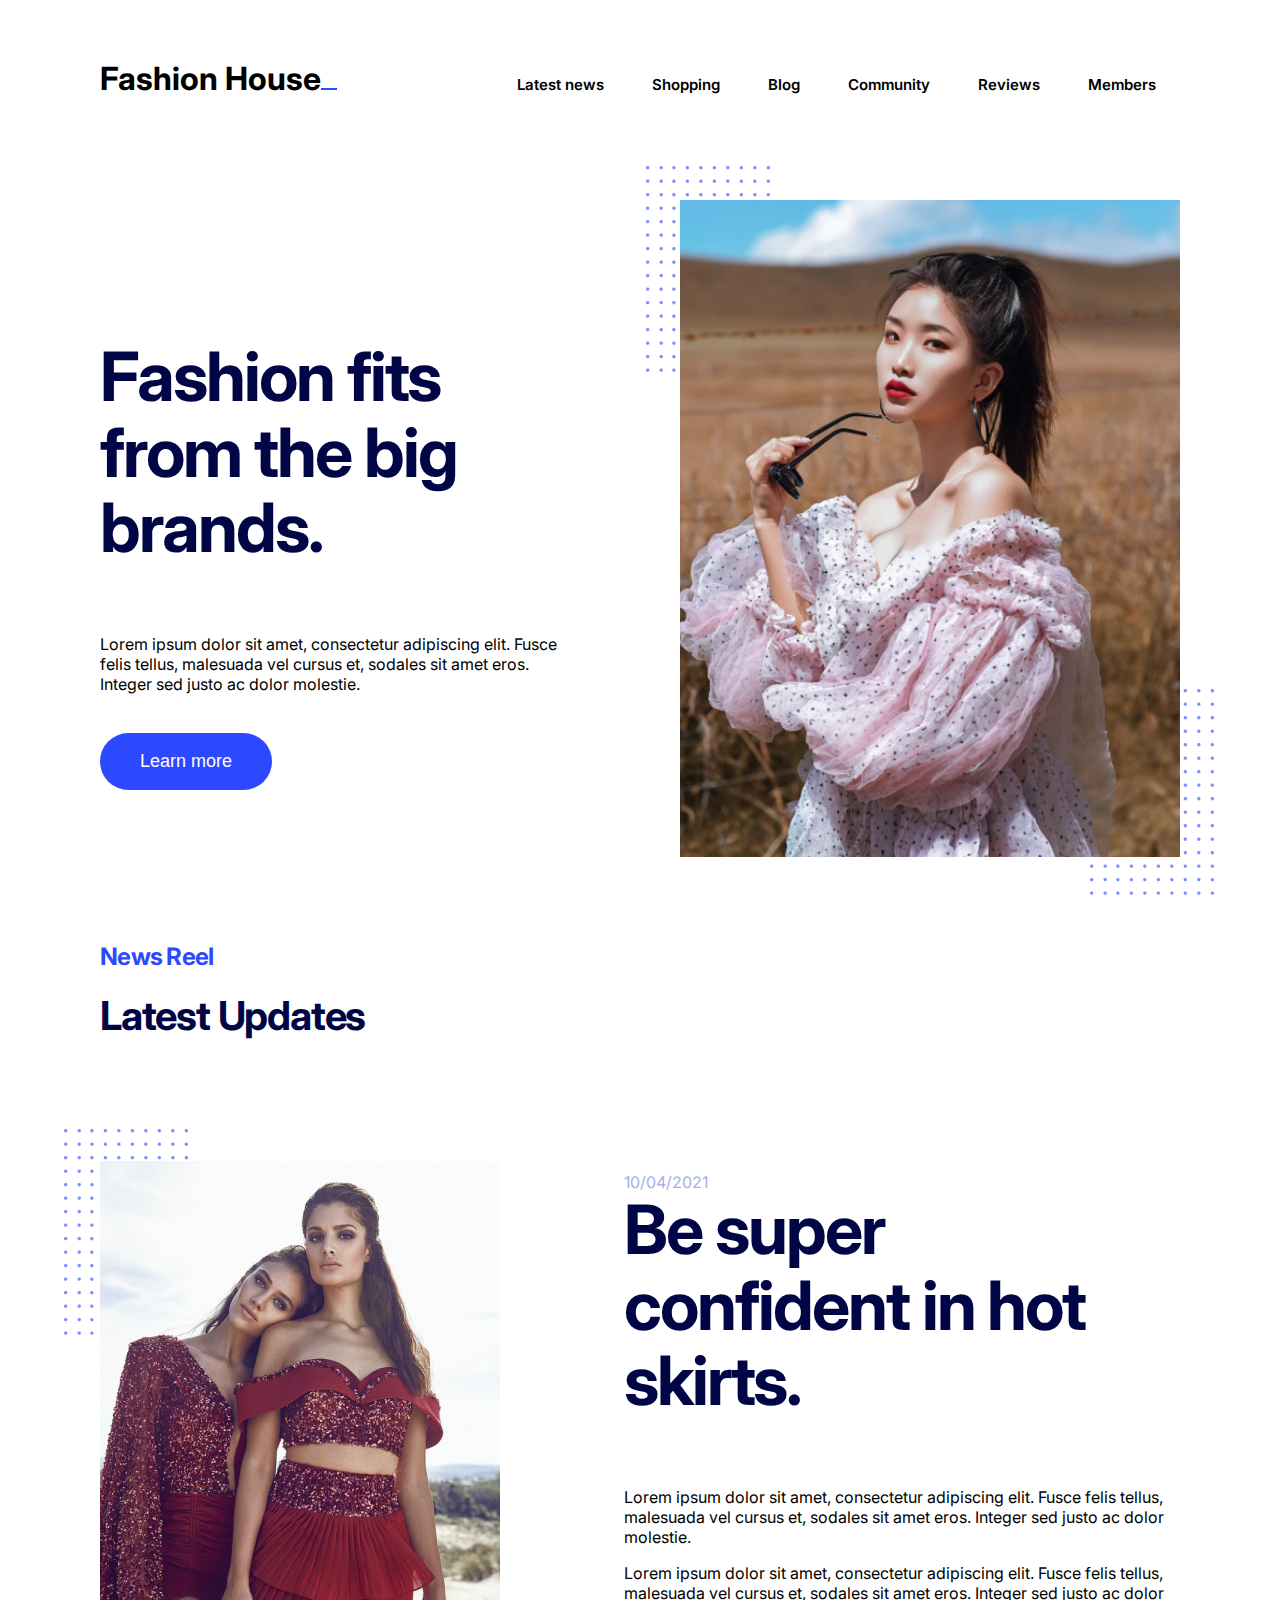
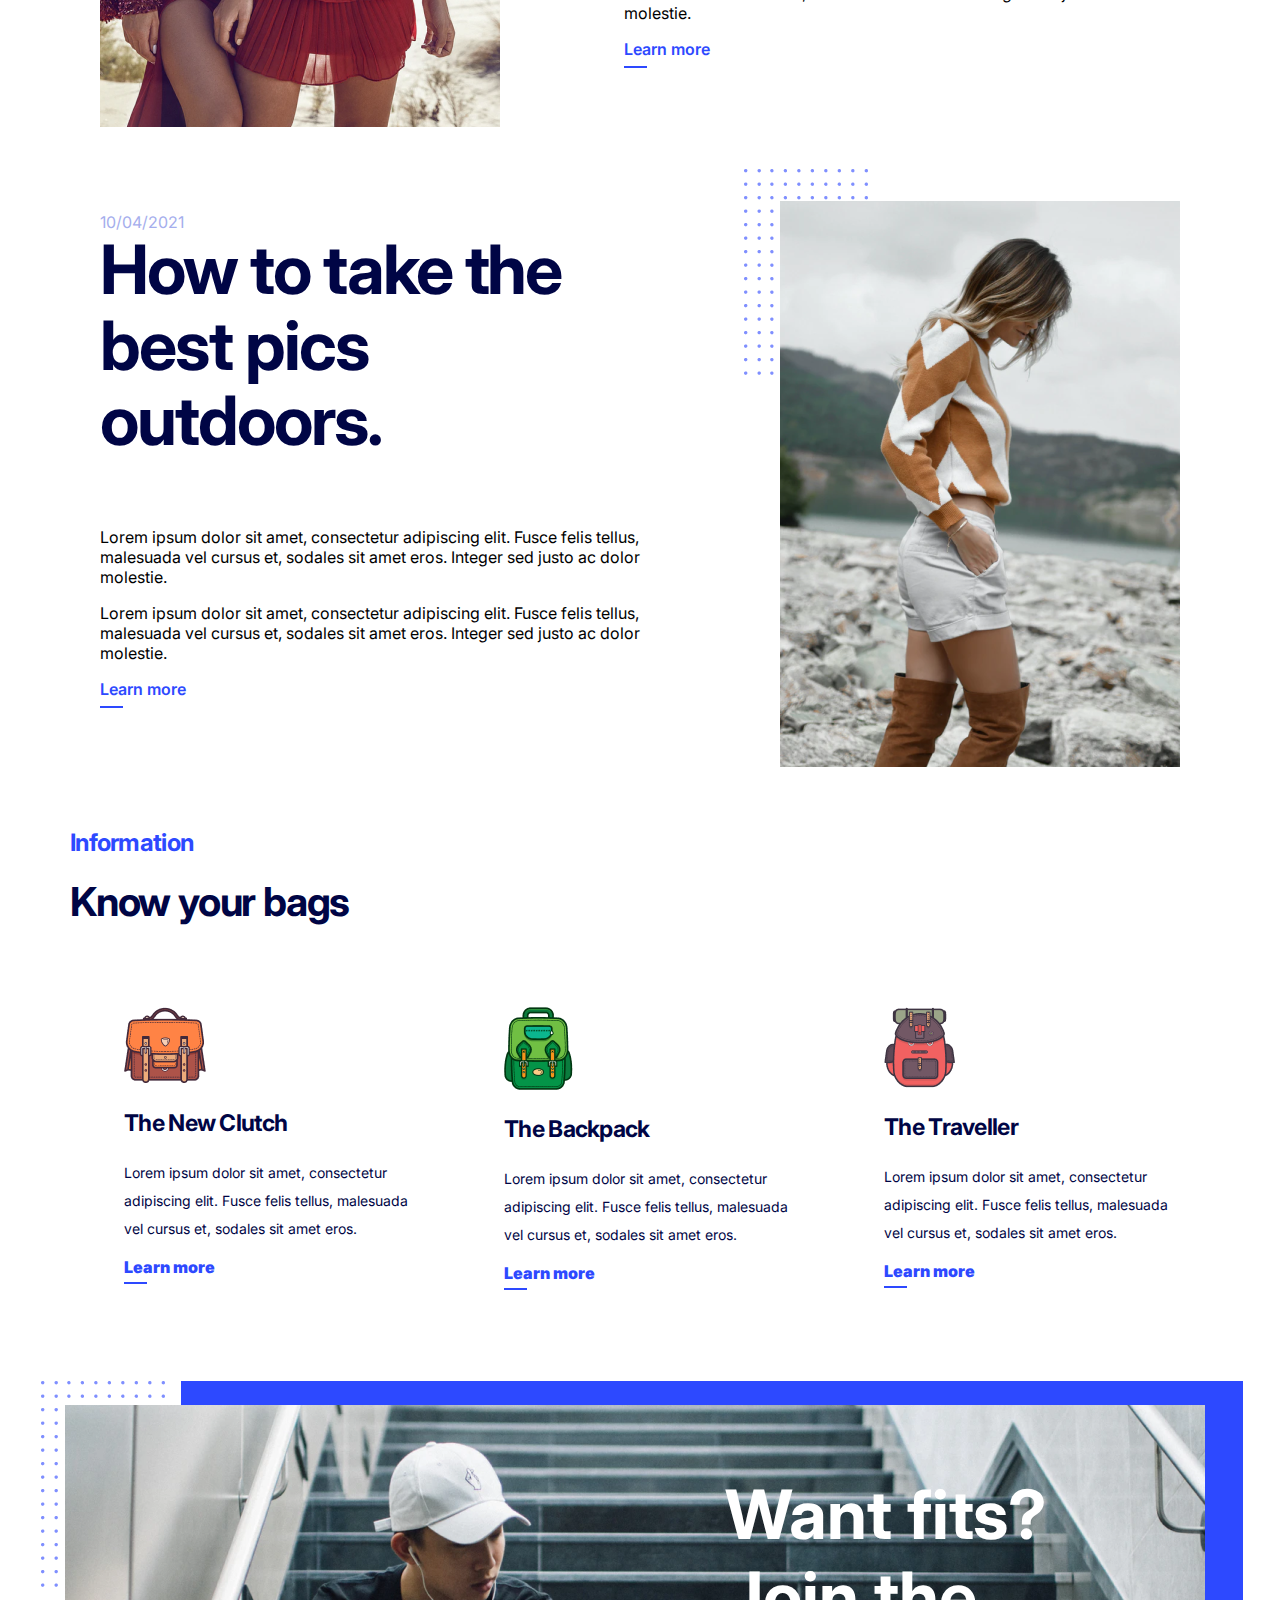
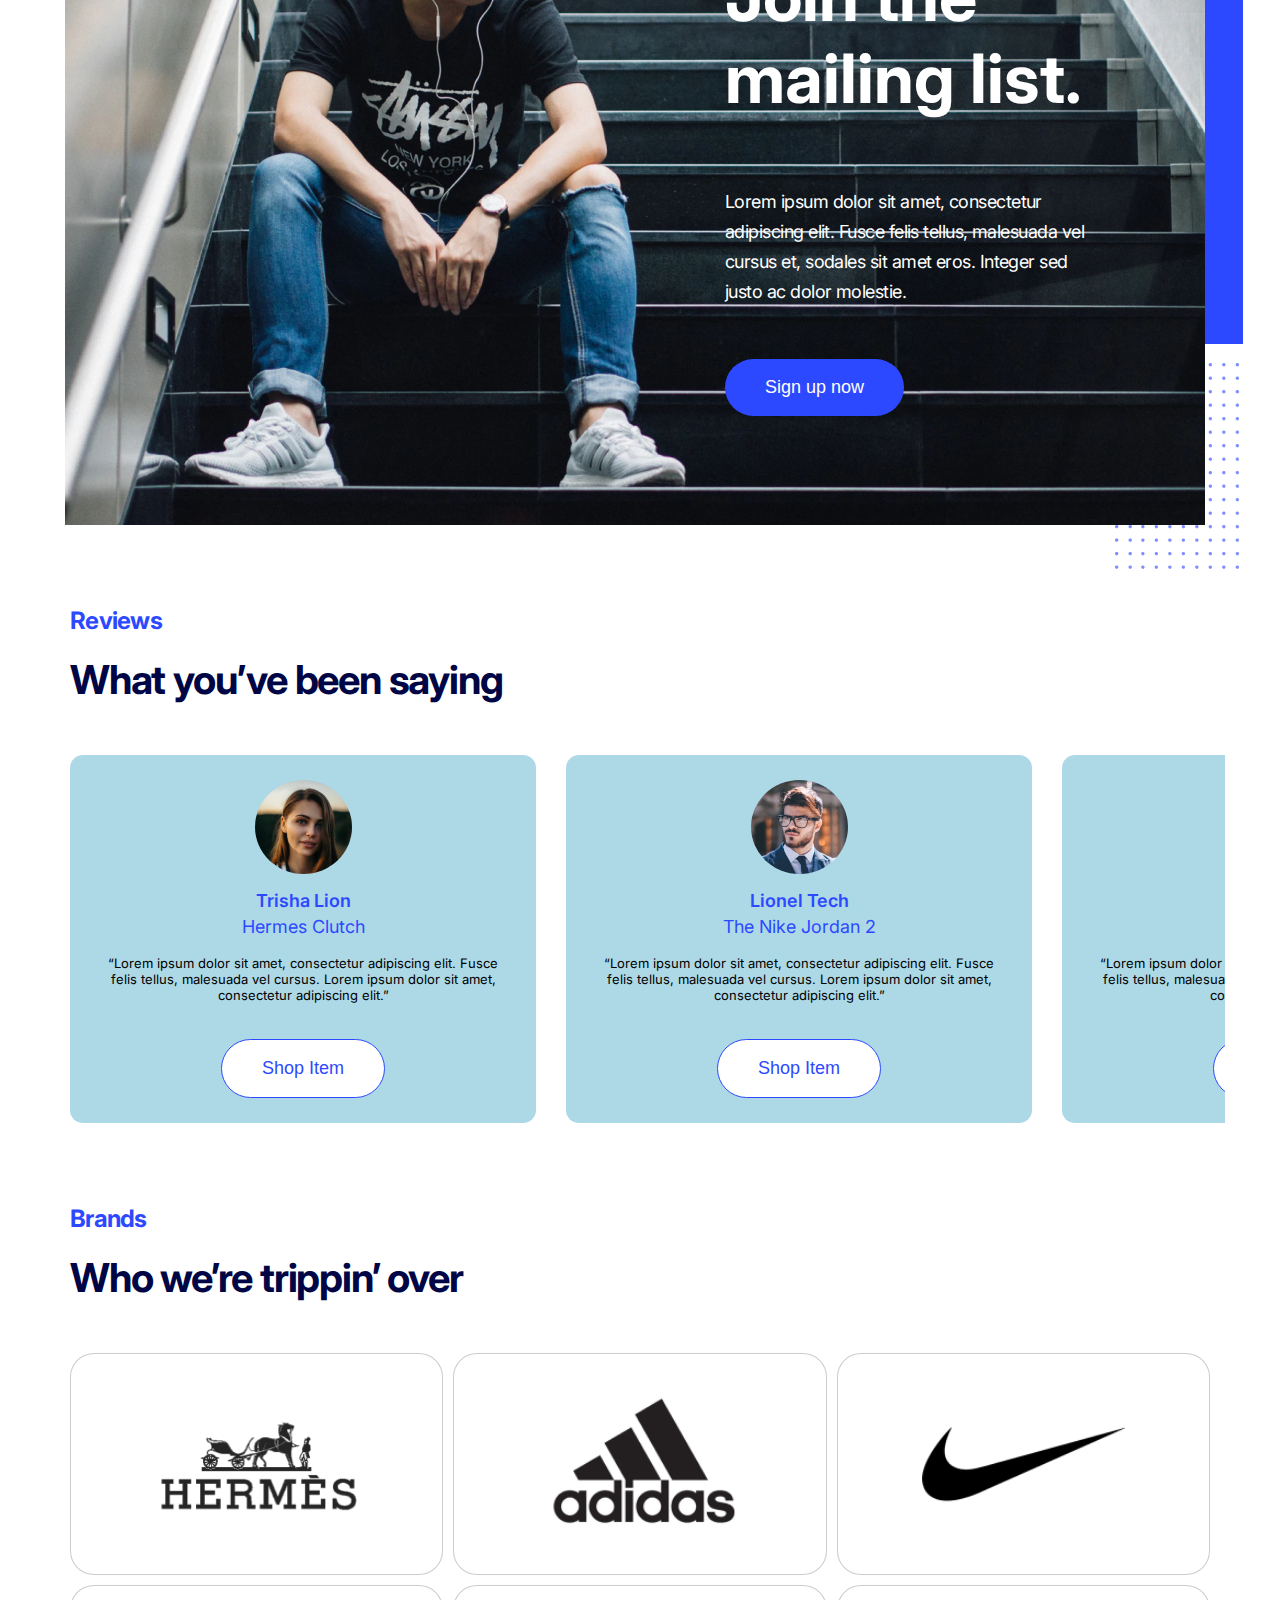
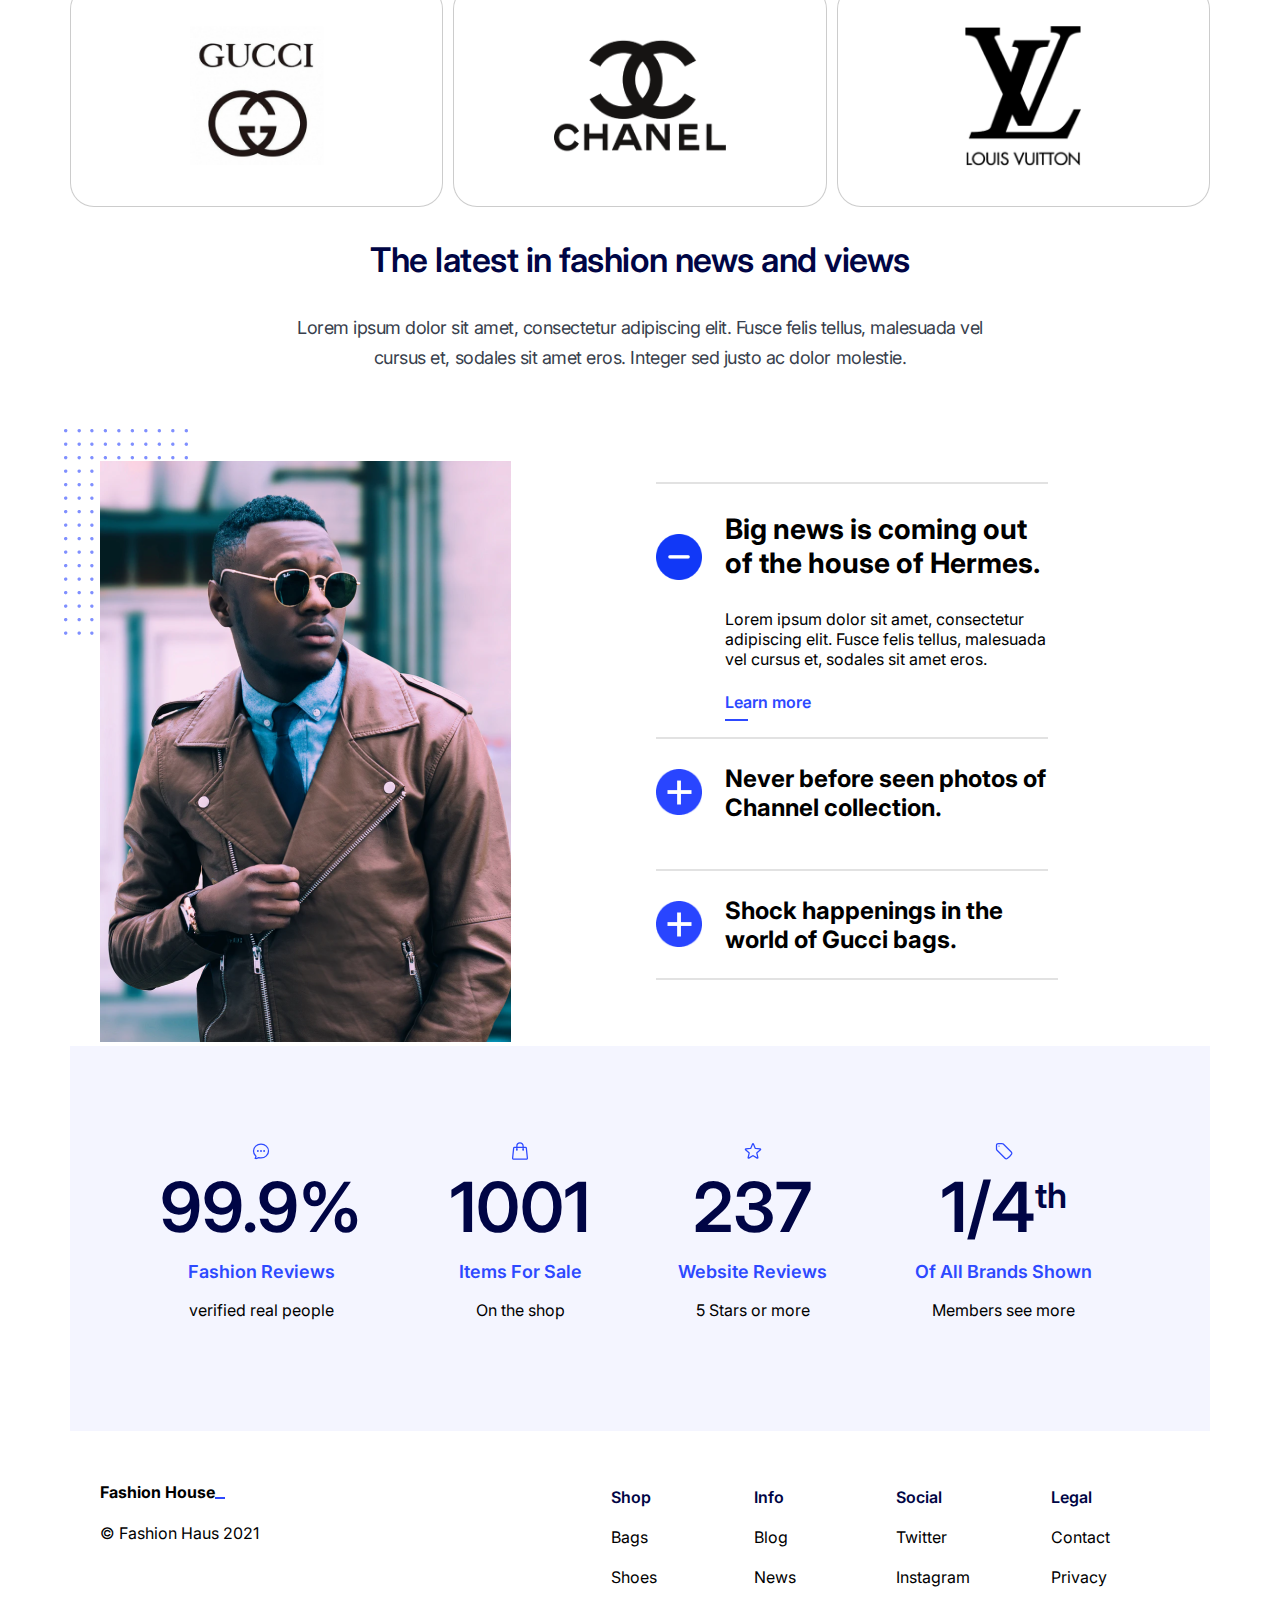
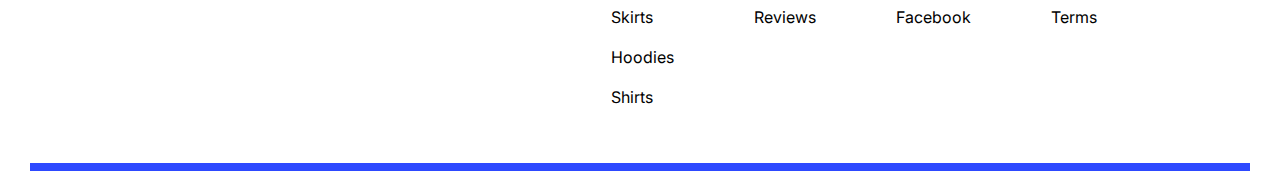
<file: index.html>
<!DOCTYPE html>
<html lang="en">
  <head>
    <meta charset="utf-8" />
    <meta name="viewport" content="width=device-width, initial-scale=1" />
    <title>Fashion house</title>
    <link rel="icon" type="image/x-icon" href="fashionimg/favicon-32x32.png" />
    <link
      href="https://fonts.googleapis.com/css2?family=Dancing+Script:wght@400;700&family=Inter:wght@400;600&family=Pacifico&display=swap"
      rel="stylesheet"
    />
    <link rel="stylesheet" type="text/css" href="style.css" />
  </head>
  <body>
    <header>
      <div class="main_header">
        <a href="#" class="main_header_link"
          ><h1 class="logo">Fashion House</h1></a
        >
        <!-- //////// -->
        <nav>
          <input type="checkbox" id="check" />
          <label for="check" class="check_btn">
            <svg
              xmlns="http://www.w3.org/2000/svg"
              fill="none"
              viewBox="0 0 24 24"
              stroke-width="1.5"
              stroke="currentColor"
              class="icon"
            >
              <path
                stroke-linecap="round"
                stroke-linejoin="round"
                d="M3.75 6.75h16.5M3.75 12h16.5m-16.5 5.25h16.5"
              />
            </svg>
          </label>
          <!-- //////// -->
          <ul class="fashion_list">
            <li class="fashion_li">
              <a class="fashion_link" href="#latest news">Latest news</a>
            </li>
            <li class="fashion_li">
              <a class="fashion_link" href="#shopping">Shopping</a>
            </li>
            <li class="fashion_li">
              <a class="fashion_link" href="#blog">Blog</a>
            </li>
            <li class="fashion_li">
              <a class="fashion_link" href="pages/contact-us.html">Community</a>
            </li>
            <li class="fashion_li">
              <a class="fashion_link" href="#reviews">Reviews</a>
            </li>
            <li class="fashion_li">
              <a class="fashion_link" href="#members">Members</a>
            </li>
          </ul>
        </nav>
      </div>
    </header>

    <div class="main">
      <!-- Fashion section -->
      <section>
        <div class="fashion_section" id="latest news">
          <div class="fashion_text">
            <h3 class="h3_fashion">Fashion fits from the big brands.</h3>
            <p class="fashion_p">
              Lorem ipsum dolor sit amet, consectetur adipiscing elit. Fusce
              felis tellus, malesuada vel cursus et, sodales sit amet eros.
              Integer sed justo ac dolor molestie.
            </p>
            <button type="button" class="fashion_btn">
              <span>Learn more</span>
            </button>
          </div>
          <div class="updates_img">
            <img class="fashion_img" src="fashionimg/fashion.png" alt="girl" />
            <img class="dotted_img_fshn" src="joinimg/group-64.png" alt="dot" />
            <img
              class="dotted_img_2_fshn"
              src="joinimg/group-64.png"
              alt="dot"
            />
          </div>
        </div>
      </section>
      <!--./Fashion section -->
      <!-- Updates section -->
      <section class="updates_section" id="community">
        <h6 class="section-label">News Reel</h6>
        <h3 class="section-title">Latest Updates</h3>
        <div class="updates">
          <div class="updates_img">
            <img
              class="dotted_img_updates"
              src="joinimg/group-64.png"
              alt="dot"
            />
            <img
              class="dotted_img_updates_2"
              src="joinimg/group-64.png"
              alt="dot"
            />
            <img
              class="people_updates"
              src="updatesimg/people.png"
              alt="people"
            />
          </div>
          <div class="updates_text">
            <p class="date">10/04/2021</p>
            <h3 class="h3_fashion desktop">
              Be super confident in hot skirts.
            </h3>
            <h3 class="h3_fashion mobile">Fashion fitsfor all the Stylers</h3>
            <p class="fashion_p_1">
              Lorem ipsum dolor sit amet, consectetur adipiscing elit. Fusce
              felis tellus, malesuada vel cursus et, sodales sit amet eros.
              Integer sed justo ac dolor molestie.
            </p>
            <p class="fashion_p_2">
              Lorem ipsum dolor sit amet, consectetur adipiscing elit. Fusce
              felis tellus, malesuada vel cursus et, sodales sit amet eros.
              Integer sed justo ac dolor molestie.
            </p>
            <a href="#" class="learn_more">Learn more</a>
          </div>
        </div>
        <div class="updates_2">
          <div class="updates_text_2">
            <p class="date">10/04/2021</p>
            <h3 class="h3_fashion fashion_h3">
              How to take the best pics outdoors.
            </h3>
            <p class="fashion_p_1">
              Lorem ipsum dolor sit amet, consectetur adipiscing elit. Fusce
              felis tellus, malesuada vel cursus et, sodales sit amet eros.
              Integer sed justo ac dolor molestie.
            </p>
            <p class="fashion_p_2">
              Lorem ipsum dolor sit amet, consectetur adipiscing elit. Fusce
              felis tellus, malesuada vel cursus et, sodales sit amet eros.
              Integer sed justo ac dolor molestie.
            </p>
            <a href="#" class="learn_more">Learn more</a>
          </div>
          <div class="updates_img">
            <img
              class="dotted_img_updates_02"
              src="joinimg/group-64.png"
              alt="dot"
            />
            <img
              class="dotted_img_updates_03"
              src="joinimg/group-64.png"
              alt="dot"
            />
            <img class="people_updates" src="updatesimg/human.png" />
          </div>
        </div>
      </section>
      <!--./ Updates section -->
      <!-- Bags section -->
      <section class="container" id="shopping">
        <h6 class="section-label">Information</h6>
        <h3 class="section-title">Know your bags</h3>
        <div class="bags">
          <a href="#" target="blank" class="hrefbag">
            <article class="article_clutch">
              <img src="bagimg/clutch.png" alt="Clutch" class="imgbag" />
              <h3 class="bag-title">The New Clutch</h3>
              <p class="text">
                Lorem ipsum dolor sit amet, consectetur adipiscing elit. Fusce
                felis tellus, malesuada vel cursus et, sodales sit amet eros.
              </p>
              <p class="learn_more"><b>Learn more</b></p>
            </article>
          </a>
          <a href="#" target="blank" class="hrefbag">
            <article class="article_clutch">
              <img src="bagimg/backpack.png" alt="Clutch" />
              <h3 class="bag-title">The Backpack</h3>
              <p class="text">
                Lorem ipsum dolor sit amet, consectetur adipiscing elit. Fusce
                felis tellus, malesuada vel cursus et, sodales sit amet eros.
              </p>
              <p class="learn_more"><b>Learn more</b></p>
            </article>
          </a>
          <a href="#" target="blank" class="hrefbag">
            <article class="article_clutch">
              <img src="bagimg/traveller.png" alt="Clutch" />
              <h3 class="bag-title">The Traveller</h3>
              <p class="text">
                Lorem ipsum dolor sit amet, consectetur adipiscing elit. Fusce
                felis tellus, malesuada vel cursus et, sodales sit amet eros.
              </p>
              <p class="learn_more"><b>Learn more</b></p>
            </article>
          </a>
        </div>
      </section>
      <!-- ./ Bags section -->
      <!-- Join section -->
      <section class="join_s">
        <div class="join_section" id="reviews">
          <img class="main_img" src="joinimg/image-13.png" alt="boy" />
          <img class="dotted_img" src="joinimg/group-64.png" alt="dot" />
          <img class="dotted_img_2" src="joinimg/group-64.png" alt="dot" />
          <div class="join_text">
            <h3 class="join_section_title">Want fits?Join the mailing list.</h3>
            <p class="join_p">
              Lorem ipsum dolor sit amet, consectetur adipiscing elit. Fusce
              felis tellus, malesuada vel cursus et, sodales sit amet eros.
              Integer sed justo ac dolor molestie.
            </p>
            <button type="button" class="join_button">Sign up now</button>
          </div>
        </div>
      </section>
      <!--./ Join section -->
      <!-- Reviews -->
      <section class="review_section" id="members">
        <h6 class="section-label">Reviews</h6>
        <h3 class="section-title">What you’ve been saying</h3>
        <div class="container_2">
          <div class="people">
            <img class="img_girl" src="reviewsimg/girl1.png" alt="girl" />
            <p class="reviews_p">Trisha Lion</p>
            <p class="reviews_name">Hermes Clutch</p>
            <p class="reviews_text">
              “Lorem ipsum dolor sit amet, consectetur adipiscing elit. Fusce
              felis tellus, malesuada vel cursus. Lorem ipsum dolor sit amet,
              consectetur adipiscing elit.”
            </p>
            <button type="button" class="reviews_btn">Shop Item</button>
          </div>
          <div class="people">
            <img class="img_girl" src="reviewsimg/man1.png" alt="man" />
            <p class="reviews_p">Lionel Tech</p>
            <p class="reviews_name">The Nike Jordan 2</p>
            <p class="reviews_text">
              “Lorem ipsum dolor sit amet, consectetur adipiscing elit. Fusce
              felis tellus, malesuada vel cursus. Lorem ipsum dolor sit amet,
              consectetur adipiscing elit.”
            </p>
            <button type="button" class="reviews_btn">Shop Item</button>
          </div>
          <div class="people">
            <img class="img_girl" src="reviewsimg/girl2.png" alt="girl" />
            <p class="reviews_p">Britney Spears</p>
            <p class="reviews_name">Zara T-Shirt</p>
            <p class="reviews_text">
              “Lorem ipsum dolor sit amet, consectetur adipiscing elit. Fusce
              felis tellus, malesuada vel cursus. Lorem ipsum dolor sit amet,
              consectetur adipiscing elit.”
            </p>
            <button type="button" class="reviews_btn">Shop Item</button>
          </div>
        </div>
      </section>
      <!--./ Reviews -->
      <!-- Brands section -->
      <section class="brands">
        <h6 class="section-label">Brands</h6>
        <h3 class="section-title">Who we’re trippin’ over</h3>
        <div class="brand">
          <div class="brand_1">
            <a href="#" class="brand_link"
              ><img class="brand_img" src="brandsimg/hermes.png" alt="hermes"
            /></a>
          </div>
          <div class="brand_1">
            <a href="#" class="brand_link"
              ><img
                class="brand_img brand_img_1"
                src="brandsimg/adidas.png"
                alt="adidas"
            /></a>
          </div>
          <div class="brand_1">
            <a class="brand_link" href="#"
              ><img
                class="brand_img brand_img_1"
                src="brandsimg/nike.png"
                alt="nike"
            /></a>
          </div>
          <div class="brand_1">
            <a class="brand_link" href="#"
              ><img
                class="brand_img brand_img_1"
                src="brandsimg/gucci.png"
                alt="gucci"
            /></a>
          </div>
          <div class="brand_1">
            <a class="brand_link" href="#"
              ><img
                class="brand_img brand_img_1"
                src="brandsimg/chanel.png"
                alt="chanel"
            /></a>
          </div>
          <div class="brand_1">
            <a class="brand_link" href="#"
              ><img
                class="brand_img brand_img_1"
                src="brandsimg/louis.png"
                alt="louis"
            /></a>
          </div>
        </div>
      </section>
      <div class="brand_paragraph">
        <p class="brand_p">The latest in fashion news and views</p>
        <p class="brand_p2">
          Lorem ipsum dolor sit amet, consectetur adipiscing elit. Fusce felis
          tellus, malesuada vel cursus et, sodales sit amet eros. Integer sed
          justo ac dolor molestie.
        </p>
      </div>
      <!--./ Brands section -->
      <!-- Fashion news section -->
      <section class="fashion_news" id="blog">
        <div class="updates_img">
          <img class="people_updates" src="fashionnewsimg/man.png" />
          <img
            class="dotted_img_updates_4"
            src="joinimg/group-64.png"
            alt="dot"
          />
        </div>
        <div class="fashion_news_text">
          <div class="fashion_news_icon minus_icon_0">
            <img
              class="icon_m minus_icon"
              src="fashionnewsimg/minus.png"
              width="46"
              height="46"
            />
            <div class="fshn_p">
              <h3 class="fashion_news_h3">
                Big news is coming out of the house of Hermes.
              </h3>
              <p class="fshn_news_paragrapg">
                Lorem ipsum dolor sit amet, consectetur adipiscing elit. Fusce
                felis tellus, malesuada vel cursus et, sodales sit amet eros.
              </p>
              <a href="#" class="learn_more learn_more_fshnnews">Learn more</a>
            </div>
          </div>
          <div class="fashion_news_icon">
            <img
              class="icon_m"
              src="fashionnewsimg/plus.png"
              width="46"
              height="46"
            />
            <h3 class="fashion_newsh_3">
              Never before seen photos of Channel collection.
            </h3>
          </div>
          <div class="fashion_news_icon">
            <img
              class="icon_m"
              src="fashionnewsimg/plus.png"
              width="46"
              height="46"
            />
            <h3 class="fashion_newsh_3">
              Shock happenings in the world of Gucci bags.
            </h3>
          </div>
        </div>
      </section>
      <!--./ Fashion news section -->
      <!-- Result section -->
      <section class="result_section">
        <div class="results">
          <div class="result_1 result_0">
            <svg
              xmlns="http://www.w3.org/2000/svg"
              fill="none"
              viewBox="0 0 24 24"
              stroke-width="1.5"
              stroke="currentColor"
              class="result_icon"
            >
              <path
                stroke-linecap="round"
                stroke-linejoin="round"
                d="M8.625 12a.375.375 0 11-.75 0 .375.375 0 01.75 0zm0 0H8.25m4.125 0a.375.375 0 11-.75 0 .375.375 0 01.75 0zm0 0H12m4.125 0a.375.375 0 11-.75 0 .375.375 0 01.75 0zm0 0h-.375M21 12c0 4.556-4.03 8.25-9 8.25a9.764 9.764 0 01-2.555-.337A5.972 5.972 0 015.41 20.97a5.969 5.969 0 01-.474-.065 4.48 4.48 0 00.978-2.025c.09-.457-.133-.901-.467-1.226C3.93 16.178 3 14.189 3 12c0-4.556 4.03-8.25 9-8.25s9 3.694 9 8.25z"
              />
            </svg>
            <p class="number">99.9%</p>
            <p class="reviews_p">Fashion Reviews</p>
            <p>verified real people</p>
          </div>
          <div class="result_1">
            <svg
              xmlns="http://www.w3.org/2000/svg"
              fill="none"
              viewBox="0 0 24 24"
              stroke-width="1.5"
              stroke="currentColor"
              class="result_icon"
            >
              <path
                stroke-linecap="round"
                stroke-linejoin="round"
                d="M15.75 10.5V6a3.75 3.75 0 10-7.5 0v4.5m11.356-1.993l1.263 12c.07.665-.45 1.243-1.119 1.243H4.25a1.125 1.125 0 01-1.12-1.243l1.264-12A1.125 1.125 0 015.513 7.5h12.974c.576 0 1.059.435 1.119 1.007zM8.625 10.5a.375.375 0 11-.75 0 .375.375 0 01.75 0zm7.5 0a.375.375 0 11-.75 0 .375.375 0 01.75 0z"
              />
            </svg>
            <p class="number">1001</p>
            <p class="reviews_p">Items For Sale</p>
            <p>On the shop</p>
          </div>
          <div class="result_1">
            <svg
              xmlns="http://www.w3.org/2000/svg"
              fill="none"
              viewBox="0 0 24 24"
              stroke-width="1.5"
              stroke="currentColor"
              class="result_icon"
            >
              <path
                stroke-linecap="round"
                stroke-linejoin="round"
                d="M11.48 3.499a.562.562 0 011.04 0l2.125 5.111a.563.563 0 00.475.345l5.518.442c.499.04.701.663.321.988l-4.204 3.602a.563.563 0 00-.182.557l1.285 5.385a.562.562 0 01-.84.61l-4.725-2.885a.563.563 0 00-.586 0L6.982 20.54a.562.562 0 01-.84-.61l1.285-5.386a.562.562 0 00-.182-.557l-4.204-3.602a.563.563 0 01.321-.988l5.518-.442a.563.563 0 00.475-.345L11.48 3.5z"
              />
            </svg>
            <p class="number">237</p>
            <p class="reviews_p">Website Reviews</p>
            <p>5 Stars or more</p>
          </div>
          <div class="result_1">
            <svg
              xmlns="http://www.w3.org/2000/svg"
              fill="none"
              viewBox="0 0 24 24"
              stroke-width="1.5"
              stroke="currentColor"
              class="result_icon"
            >
              <path
                stroke-linecap="round"
                stroke-linejoin="round"
                d="M9.568 3H5.25A2.25 2.25 0 003 5.25v4.318c0 .597.237 1.17.659 1.591l9.581 9.581c.699.699 1.78.872 2.607.33a18.095 18.095 0 005.223-5.223c.542-.827.369-1.908-.33-2.607L11.16 3.66A2.25 2.25 0 009.568 3z"
              />
              <path
                stroke-linecap="round"
                stroke-linejoin="round"
                d="M6 6h.008v.008H6V6z"
              />
            </svg>
            <p class="number">1/4<sup>th</sup></p>
            <p class="reviews_p">Of All Brands Shown</p>
            <p>Members see more</p>
          </div>
        </div>
      </section>
      <!--./ Result section -->
    </div>
    <footer class="footer_section">
      <div class="footer_text">
        <h4 class="logo_2">Fashion House</h4>
        <p>© Fashion Haus 2021</p>
      </div>
      <div class="footer_menu">
        <ul class="info">
          <li class="footer_li">Shop</li>
          <li class="footer_li"><a class="footer_list" href="#">Bags</a></li>
          <li class="footer_li"><a class="footer_list" href="#">Shoes</a></li>
          <li class="footer_li">
            <a class="footer_list" href="#">Skirts</a>
          </li>
          <li class="footer_li">
            <a class="footer_list" href="#">Hoodies</a>
          </li>
          <li class="footer_li">
            <a class="footer_list" href="#">Shirts</a>
          </li>
        </ul>
        <ul class="info">
          <li class="footer_li">Info</li>
          <li class="footer_li"><a class="footer_list" href="#">Blog</a></li>
          <li class="footer_li"><a class="footer_list" href="#">News</a></li>
          <li class="footer_li">
            <a class="footer_list" href="#">Reviews</a>
          </li>
        </ul>
        <ul class="info">
          <li class="footer_li">Social</li>
          <li class="footer_li">
            <a class="footer_list" href="#">Twitter</a>
          </li>
          <li class="footer_li">
            <a class="footer_list" href="#">Instagram</a>
          </li>
          <li class="footer_li">
            <a class="footer_list" href="#">Facebook</a>
          </li>
        </ul>
        <ul class="info">
          <li class="footer_li">Legal</li>
          <li class="footer_li">
            <a class="footer_list" href="#">Contact</a>
          </li>
          <li class="footer_li">
            <a class="footer_list" href="#">Privacy</a>
          </li>
          <li class="footer_li"><a class="footer_list" href="#">Terms</a></li>
        </ul>
      </div>
    </footer>
    <div class="bottom_line"></div>
  </body>
</html>
</file>
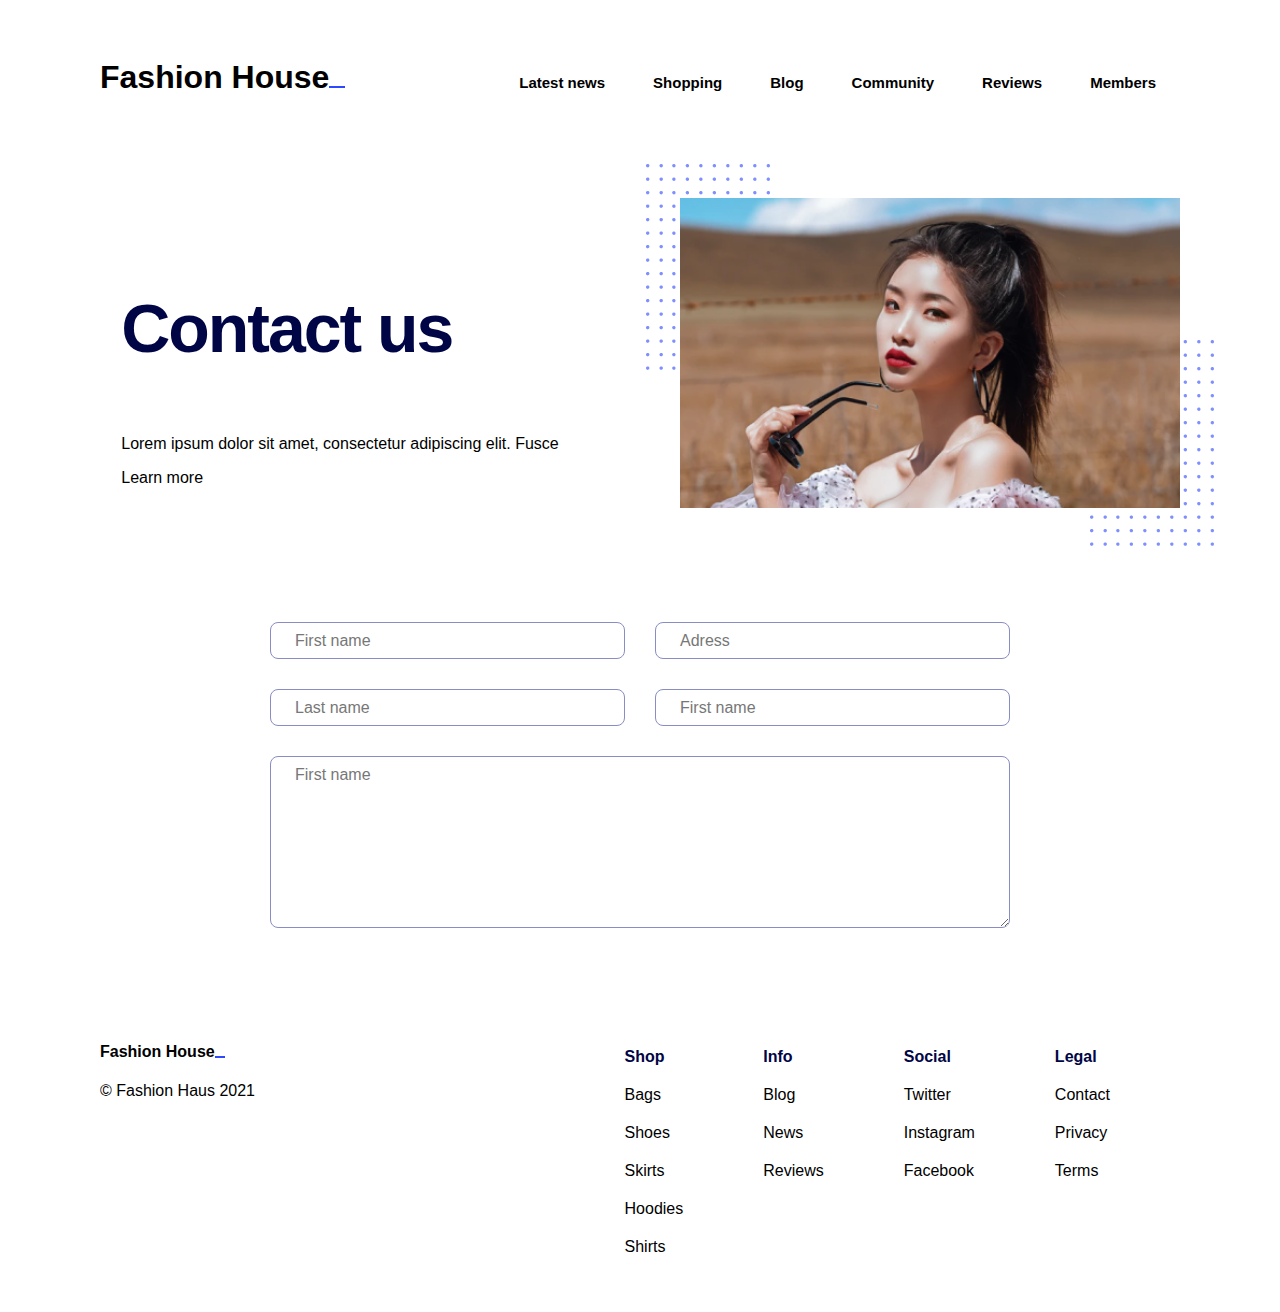
<file: pages/contact-us.html>
<!DOCTYPE html>
<html lang="en">
  <head>
    <meta charset="UTF-8" />
    <meta http-equiv="X-UA-Compatible" content="IE=edge" />
    <meta name="viewport" content="width=device-width, initial-scale=1.0" />
    <link rel="stylesheet" href="../style.css" />
    <title>Contact us</title>
  </head>
  <body>
    <header>
    <div class="main_header">
      <a href="#" class="main_header_link"
        ><h1 class="logo">Fashion House</h1></a
      >
      <ul class="fashion_list">
        <li class="fashion_li">
          <a class="fashion_link" href="#latest news">Latest news</a>
        </li>
        <li class="fashion_li">
          <a class="fashion_link" href="#shopping">Shopping</a>
        </li>
        <li class="fashion_li">
          <a class="fashion_link" href="#blog">Blog</a>
        </li>
        <li class="fashion_li">
          <a class="fashion_link" href="pages/contact-us.html">Community</a>
        </li>
        <li class="fashion_li">
          <a class="fashion_link" href="#reviews">Reviews</a>
        </li>
        <li class="fashion_li">
          <a class="fashion_link" href="#members">Members</a>
        </li>
      </ul>
    </nav>
  </div>
</header>
<section>
  <div class="fashion_section" id="latest news">
    <div class="fashion_text">
      <h3 class="h3_fashion">Contact us</h3>
      <p class="fashion_p">
        Lorem ipsum dolor sit amet, consectetur adipiscing elit. Fusce
      </p>
        <span>Learn more</span>
      </button>
    </div>
    <div class="updates_img">
      <img class="fashion_img contact-us-img" src="../fashionimg/fashion.png" alt="girl" />
      <img class="dotted_img_fshn" src="../joinimg/group-64.png" alt="dot" />
      <img
        class="dotted_img_2_fshn"
        src="../joinimg/group-64.png"
        alt="dot"
      />
    </div>
  </div>
</section>
<section>
  <form class="contact-form">
    <div class="form-row">
        <div class="input-control">
          <input class="input" type="text" id="name">
          <label class="label" for="name">First name</label>
        </div>
        <div class="input-control">
          <input class="input" type="text" id="address">
          <label class="label" for="address">Adress</label>
        </div>
    </div>
    
   <div class="form-row">
      <div class="input-control">
      <input class="input" type="text" id="Lastname">
      <label class="label" for="Lastname">Last name</label>
    </div>
    <div class="input-control">
      <input class="input" type="text" id="password">
      <label class="label" for="password">First name</label>
    </div>
   </div>
  
    <div class="input-control">
      <textarea cols="30" rows="10" class="input"  id="message"></textarea>
      <label class="label" for="message">First name</label>
    </div>
  </form>
</section>
<footer class="footer_section">
  <div class="footer_text">
    <h4 class="logo_2">Fashion House</h4>
    <p>© Fashion Haus 2021</p>
  </div>
  <div class="footer_menu">
    <ul class="info">
      <li class="footer_li">Shop</li>
      <li class="footer_li"><a class="footer_list" href="#">Bags</a></li>
      <li class="footer_li"><a class="footer_list" href="#">Shoes</a></li>
      <li class="footer_li">
        <a class="footer_list" href="#">Skirts</a>
      </li>
      <li class="footer_li">
        <a class="footer_list" href="#">Hoodies</a>
      </li>
      <li class="footer_li">
        <a class="footer_list" href="#">Shirts</a>
      </li>
    </ul>
    <ul class="info">
      <li class="footer_li">Info</li>
      <li class="footer_li"><a class="footer_list" href="#">Blog</a></li>
      <li class="footer_li"><a class="footer_list" href="#">News</a></li>
      <li class="footer_li">
        <a class="footer_list" href="#">Reviews</a>
      </li>
    </ul>
    <ul class="info">
      <li class="footer_li">Social</li>
      <li class="footer_li">
        <a class="footer_list" href="#">Twitter</a>
      </li>
      <li class="footer_li">
        <a class="footer_list" href="#">Instagram</a>
      </li>
      <li class="footer_li">
        <a class="footer_list" href="#">Facebook</a>
      </li>
    </ul>
    <ul class="info">
      <li class="footer_li">Legal</li>
      <li class="footer_li">
        <a class="footer_list" href="#">Contact</a>
      </li>
      <li class="footer_li">
        <a class="footer_list" href="#">Privacy</a>
      </li>
      <li class="footer_li"><a class="footer_list" href="#">Terms</a></li>
    </ul>
  </div>
</footer>
  </body>
</html>
</file>
<file: style.css>
/*1.Bags section
2.Join section
3.Fashion section
4.Navigation bar
5.Reviews
6.Updates section
7.Brands section
8.Fashion news section
9.Result section
*/
/* contact-us */
.contact-us-img {
  height: 310px;
  object-fit: cover;
  object-position: left -29px;
}
.input {
  border: 1px solid #888dc5;
  padding: 10px 20px;
  border-radius: 8px;
  width: 100%;
  margin-bottom: 30px;
}
.input-control {
  position: relative;
}
.input:focus {
  outline-color: var(--main-color);
}
.label {
  position: absolute;
  left: 20px;

  transform: translateY(7px);
  color: #777;
  transition: all 0.3s;
  background-color: #fff;
  padding: 3px 5px;
}
.input:focus + .label {
  color: var(--text-color-version_1);
  transform: translateY(-11px) scale(0.8);
}
.contact-form {
  width: 100%;
  max-width: 800px;
  margin: 0 auto;
  display: grid;

  padding: 30px;
}

@media (min-width: 768px) {
  .form-row {
    display: grid;
    grid-template-columns: repeat(2, 1fr);
    column-gap: 30px;
  }
}
/*General*/

* {
  box-sizing: border-box;
}
html {
  padding: 0 30px;
}
body {
  padding: 0;
  margin: 0;
  font-family: "Inter", sans-serif;
}
:root {
  --main-color: #2d49ff;
  --text-color-version_1: #000;
  --text-color-version_2: #fff;
  --title-color: #000545;
}
/*1.Bags section*/
.container {
  width: 100%;
  max-width: 1140px;
  margin: 0 auto;
}
.section-label {
  color: var(--main-color);
  width: 100%;
  height: 32px;
  font-size: 24px;
  line-height: 32px;
  letter-spacing: -0.03em;
}
.section-title {
  color: var(--title-color);
  width: 100%;
  height: 57px;
  margin-top: -35px;
  line-height: 111%;
  letter-spacing: -0.03em;
  font-size: 40px;
}
.bags {
  display: flex;
}
.hrefbag {
  padding: 30px 20px 60px 54px;
  margin-bottom: 48px;
  text-decoration: none;
}
.hrefbag:hover {
  background: var(--main-color);
  border-radius: 24px;
  color: var(--text-color-version_2);
}
.bag-title {
  color: var(--title-color);
  font-size: 23px;
  line-height: 111%;
  letter-spacing: -0.03em;
}
.text {
  color: var(--title-color);
  font-size: 14px;
  font-weight: 400;
  line-height: 2em;
}
.learn_more {
  color: var(--main-color);
  font-size: 16px;
  line-height: 100%;
  position: relative;
  text-decoration: none;
  font-weight: 600;
}
.learn_more::before {
  content: "";
  width: 21px;
  border: 1px solid;
  position: absolute;
  left: 0;
  bottom: -9px;
}
.hrefbag:hover .learn_more,
.hrefbag:hover .text,
.hrefbag:hover .bag-title {
  color: var(--text-color-version_2);
}
/*./ Bags section*/
/*2.Join section*/
.join_s {
  padding-right: 10px;
}

.join_section {
  max-width: 1140px;
  width: 100%;
  margin: auto;
  position: relative;
  display: flex;
}
.main_img {
  width: 100%;
  display: block;
}
.join_section::before {
  content: "";
  width: 1062px;
  height: 563px;
  background: var(--main-color);
  position: absolute;
  top: -24px;
  right: -38px;
  z-index: -1;
}
.join_text {
  position: absolute;
  width: 380px;
  right: 100px;
}
.join_section_title {
  color: var(--text-color-version_2);
  font-size: 68px;
}
.join_p {
  color: var(--text-color-version_2);
  margin: 50px 0 0 auto;
  font-size: 18px;
  line-height: 30px;
  letter-spacing: -0.03em;
}
.join_button {
  background: var(--main-color);
  padding: 18px 40px;
  border-radius: 100px;
  color: var(--text-color-version_2);
  border: none;
  font-size: 18px;
  margin-top: 52px;
  cursor: pointer;
}
.dotted_img {
  position: absolute;
  top: -24px;
  left: -24px;
  z-index: -1;
}
.dotted_img_2 {
  position: absolute;
  bottom: -44px;
  right: -34px;
  z-index: -1;
}
/*./ Join section */

/*3.Fashion section*/
.fashion_section {
  max-width: 1140px;
  width: 100%;
  margin: 80px auto;
  display: flex;
  position: relative;
  padding: 0 30px;
}
.fashion_img {
  width: 500px;
}

.fashion_text {
  margin: auto;
  padding-right: 100px;
}
.h3_fashion {
  font-size: 68px;
  line-height: 111%;
  letter-spacing: -0.03em;
  color: var(--title-color);
}
.fashion_btn {
  background: var(--main-color);
  padding: 18px 40px;
  border-radius: 100px;
  color: var(--text-color-version_2);
  font-size: 18px;
  border: none;
  margin-top: 23px;
  cursor: pointer;
}

.dotted_img_fshn {
  position: absolute;
  top: -34px;
  left: -34px;
  z-index: -1;
}
.dotted_img_2_fshn {
  position: absolute;
  bottom: -34px;
  right: -34px;
  z-index: -1;
}
/*4.Navigation bar*/
.main_header {
  max-width: 1140px;
  width: 100%;
  margin: 38px auto;
  display: flex;
  align-items: baseline;
  padding: 0 30px;
}
.main_header_link {
  flex-grow: 1;
  color: var(--text-color-version_1);
}
.fashion_list {
  display: flex;
  list-style-type: none;
}
.fashion_li {
  font-weight: 600;
  font-size: 15px;
}
.fashion_link {
  padding: 12px 24px;
  color: var(--text-color-version_1);
}
.fashion_link,
.main_header_link {
  text-decoration: none;
}

.fashion_link:hover {
  background-color: var(--main-color);
  border-radius: 24px;
}
.fashion_li:hover .fashion_link {
  color: var(--text-color-version_2);
}
.logo::after {
  content: "";
  width: 14px;
  border: 1px solid var(--main-color);
  position: absolute;
  bottom: 8px;
}
.logo {
  position: relative;
}
#check {
  display: none;
}
.check_btn {
  display: none;
}
/*5.Reviews*/
.review_section {
  max-width: 1140px;
  width: 100%;
  margin: 80px auto;
}
.img_girl {
  border-radius: 50%;
}
.container_2 {
  display: flex;
  margin: -15px;
  overflow: auto;
}
.container_2::-webkit-scrollbar {
  display: none;
}
.people {
  width: 466px;
  text-align: center;
  background: lightblue;
  padding: 25px;
  border-radius: 13px;
  margin: 15px;
  flex-shrink: 0;
}
.reviews_btn {
  padding: 18px 40px;
  border-radius: 100px;
  color: var(--main-color);
  font-size: 18px;
  background: var(--text-color-version_2);
  border: 1px solid var(--main-color);
  margin-top: 23px;
  cursor: pointer;
}
.reviews_p {
  color: var(--title-color);
  font-size: 34px;
  font-weight: 600;
  margin-top: 12px;
}
.reviews_name {
  font-size: 18px;
  color: var(--main-color);
  margin-top: -13px;
}
.reviews_text {
  font-size: 13px;
}
/*6.Updates section*/

.updates_section {
  max-width: 1140px;
  width: 100%;
  padding: 0 30px;
  margin: 0 auto;
}
.updates_img {
  position: relative;
}
.dotted_img_updates,
.dotted_img_updates_02,
.dotted_img_updates_4 {
  position: absolute;
  top: 38px;
  left: -36px;
  z-index: -1;
}
.people_updates {
  margin-top: 70px;
}
.updates,
.updates_2 {
  display: flex;
}
.updates_text {
  margin: auto;
  padding-left: 124px;
  margin-bottom: 72px;
}
.date {
  font-size: 16px;
  color: #a5aeed;
  margin-bottom: 0px;
}
.desktop,
.fashion_h3 {
  margin-top: 0px;
}
.mobile,
.dotted_img_updates_2,
.dotted_img_updates_03 {
  display: none;
}
.updates_text_2 {
  margin: auto;
  margin-bottom: 72px;
  padding-right: 124px;
}
/*7.Brands section*/
.brands {
  width: 100%;
  max-width: 1140px;
  margin: 0 auto;
}
.brand {
  display: grid;
  grid-template-columns: repeat(3, 1fr);
  grid-template-rows: repeat(2, 1fr);
  gap: 10px;
}
.brand_link {
  border-radius: 24px;
  border: 1px solid rgba(0, 0, 0, 0.2);
  display: flex;
  justify-content: center;
  align-items: center;
  background: var(--text-color-version_2);
  height: 222px;
}
.brand_link:hover {
  background: var(--main-color);
}
.brand_p {
  font-size: 34px;
  line-height: 38px;
  color: var(--title-color);
  font-weight: 600;
}
.brand_p2 {
  font-size: 18px;
  line-height: 30px;
  color: #393f4d;
}
.brand_paragraph {
  max-width: 720px;
  margin: auto;
  text-align: center;
  letter-spacing: -0.03em;
}
.brand_img {
  width: 100%;
  height: 100%;
  object-fit: contain;
  object-position: center;
}
.brand_img_1 {
  padding: 40px;
}
/*8.Fashion news section*/

.fashion_news {
  width: 100%;
  padding: 0 30px;
  max-width: 1140px;
  margin: 0 auto;
  display: flex;
}
.fashion_news_text {
  margin: auto;
  position: relative;
  max-width: 400px;
  padding-left: 10px;
}
.fashion_news_icon {
  display: flex;
  align-items: center;
}
.icon_m {
  margin-right: 23px;
}
.minus_icon {
  margin-top: 50px;
}
.minus_icon_0 {
  align-items: unset;
}
.fshn_news_paragrapg {
  font-size: 16px;
}
.fashion_news_text::after {
  content: "";
  position: absolute;
  width: 100%;
  border: 1px solid #e2e2e2;
}
.fashion_news_icon,
.fashion_newsh_3 {
  position: relative;
  font-size: 24px;
  margin-top: 25px;
}
.fashion_news_icon::after {
  content: "";
  position: absolute;
  width: 100%;
  border: 1px solid #e2e2e2;
  top: -50px;
  left: 0;
}
.learn_more_fshnnews {
  margin-top: 40px;
}

.fashion_news_icon::after {
  content: "";
  position: absolute;
  width: 100%;
  border: 1px solid #e2e2e2;
  top: -2px;
  left: 0;
}
.minus_icon:hover + .fshn_p {
  display: none;
}
.fashion_news_icon:hover {
  justify-content: flex-start;
}
/*9. Result section  */
.result_section {
  background-color: #f4f5ff;
  width: 100%;
  padding: 95px 30px;
  max-width: 1140px;
  margin: 0 auto;
}
.results {
  display: flex;
  gap: 88px;
}
.result_0 {
  margin-left: 60px;
}
.result_1 {
  text-align: center;
}
sup {
  font-size: 35px;
}
.result_icon {
  width: 20px;
  height: 20px;
  color: var(--main-color);
}
.number {
  font-size: 69px;
  font-weight: 600;
  color: var(--title-color);
  margin: 0;
}
.reviews_p {
  font-weight: 600;
  font-size: 18px;
  color: var(--main-color);
}
/* footer */
.footer_section {
  width: 100%;
  padding: 0 30px;
  max-width: 1140px;
  margin: 30px auto;
  display: flex;
}
.logo_2 {
  position: relative;
}
.logo_2::after {
  content: "";
  width: 8px;
  border: 1px solid var(--main-color);
  position: absolute;
  bottom: 3px;
}
.footer_list {
  text-decoration: none;
  color: var(--text-color-version_1);
}
.info {
  list-style-type: none;
}
.info .footer_li:first-child {
  font-weight: 600;
  color: var(--title-color);
}
.footer_li {
  padding: 10px 20px;
}
.footer_menu {
  display: flex;
  margin-right: 50px;
}
.footer_text {
  flex-grow: 1;
}
.bottom_line {
  width: 100%;
  height: 8px;
  background-color: var(--main-color);
}
@media (max-width: 768px) {
  /*1.Bags section*/
  .bags {
    flex-direction: column;
  }
  .hrefbag {
    text-align: center;
    padding: 30px 21px;
    margin-bottom: 54px;
  }
  .hrefbag .learn_more::before {
    left: calc(50% - 10px);
  }
  /*2.Join section*/
  .join_section {
    flex-direction: column;
  }
  .join_text {
    background-color: var(--main-color);
    right: 0;
    width: 100%;
    padding: 13px;
    position: relative;
  }
  .join_section_title {
    font-size: 37px;
  }
  .join_button {
    width: 100%;
    border: 1px solid var(--text-color-version_2);
  }
  .dotted_img_2,
  .dotted_img,
  .join_section::before {
    display: none;
  }
  /*3.Fashion section*/
  .fashion_section {
    flex-direction: column-reverse;
  }
  .fashion_text {
    padding-right: 0;
  }
  .h3_fashion {
    padding-top: 28px;
  }
  .fashion_btn {
    width: 100%;
  }
  .dotted_img_fshn {
    top: -22px;
    left: -20px;
  }
  .dotted_img_2_fshn {
    bottom: -34px;
    right: -34px;
  }
  /* 4.Navigation bar*/
  .check_btn {
    display: flex;
  }
  .icon {
    font-size: 15px;
    width: 30px;
    height: 30px;
    color: var(--main-color);
  }
  .fashion_li {
    margin-top: 30px;
  }
  .fashion_list {
    position: fixed;
    width: 100%;
    height: 100vh;
    top: 80px;
    left: -100%;
    background: var(--main-color);
    transition: all 0.5s ease 0s;
    flex-direction: column;
    color: var(--text-color-version_2);
  }
  #check:checked ~ .fashion_list {
    left: 0px;
    z-index: 1;
  }
  .fashion_link {
    color: var(--text-color-version_2);
    font-size: 35px;
    margin-left: 50px;
  }
  /*6.Updates section*/
  .people_updates {
    width: 100%;
    margin-top: 70px;
  }
  .updates {
    flex-direction: column;
  }
  .h3_fashion {
    font-size: 51px;
  }
  .updates_text,
  .updates_text_2 {
    padding: 0;
  }
  .mobile {
    display: block;
  }
  .date,
  .desktop,
  .fashion_p_2 {
    display: none;
  }
  .dotted_img_updates {
    right: -36px;
    left: auto;
  }
  .dotted_img_updates_2 {
    position: absolute;
    bottom: -19px;
    left: -19px;
    z-index: -1;
    display: block;
  }
  .updates_2 {
    flex-direction: column-reverse;
  }
  .dotted_img_updates_03 {
    position: absolute;
    bottom: -19px;
    right: -19px;
    z-index: -1;
    display: block;
  }
  .fashion_img {
    width: 100%;
  }
  /* 7.Brands section */
  .brand {
    grid-template-columns: repeat(auto-fit, 210px);
    gap: 20px;
    justify-content: center;
  }
  /*8.Fashion news section */
  .fashion_news {
    flex-direction: column;
  }
  .fashion_news_text {
    margin-top: 44px;
    max-width: none;
  }
  /*9. Result section  */
  .results {
    flex-direction: column;
  }
  /* Footer */
  .footer_section {
    flex-direction: column-reverse;
  }
  .footer_menu {
    flex-wrap: wrap;
    margin: auto;
  }
  .footer_text {
    display: flex;
    justify-content: space-between;
    align-items: baseline;
  }
}

@media (min-width: 769px) and (max-width: 1024px) {
  .join_text {
    right: 30px;
    width: 350px;
  }
  .join_section_title {
    font-size: 46px;
  }
  .result_0 {
    margin-left: 0;
  }
  .results {
    gap: 25px;
  }
  .logo {
    font-size: 22px;
  }
  .fashion_link {
    padding: 8px 4px;
  }
  .fashion_news_h3 {
    font-size: 22px;
  }
  .h3_fashion {
    font-size: 40px;
  }
}
</file>
